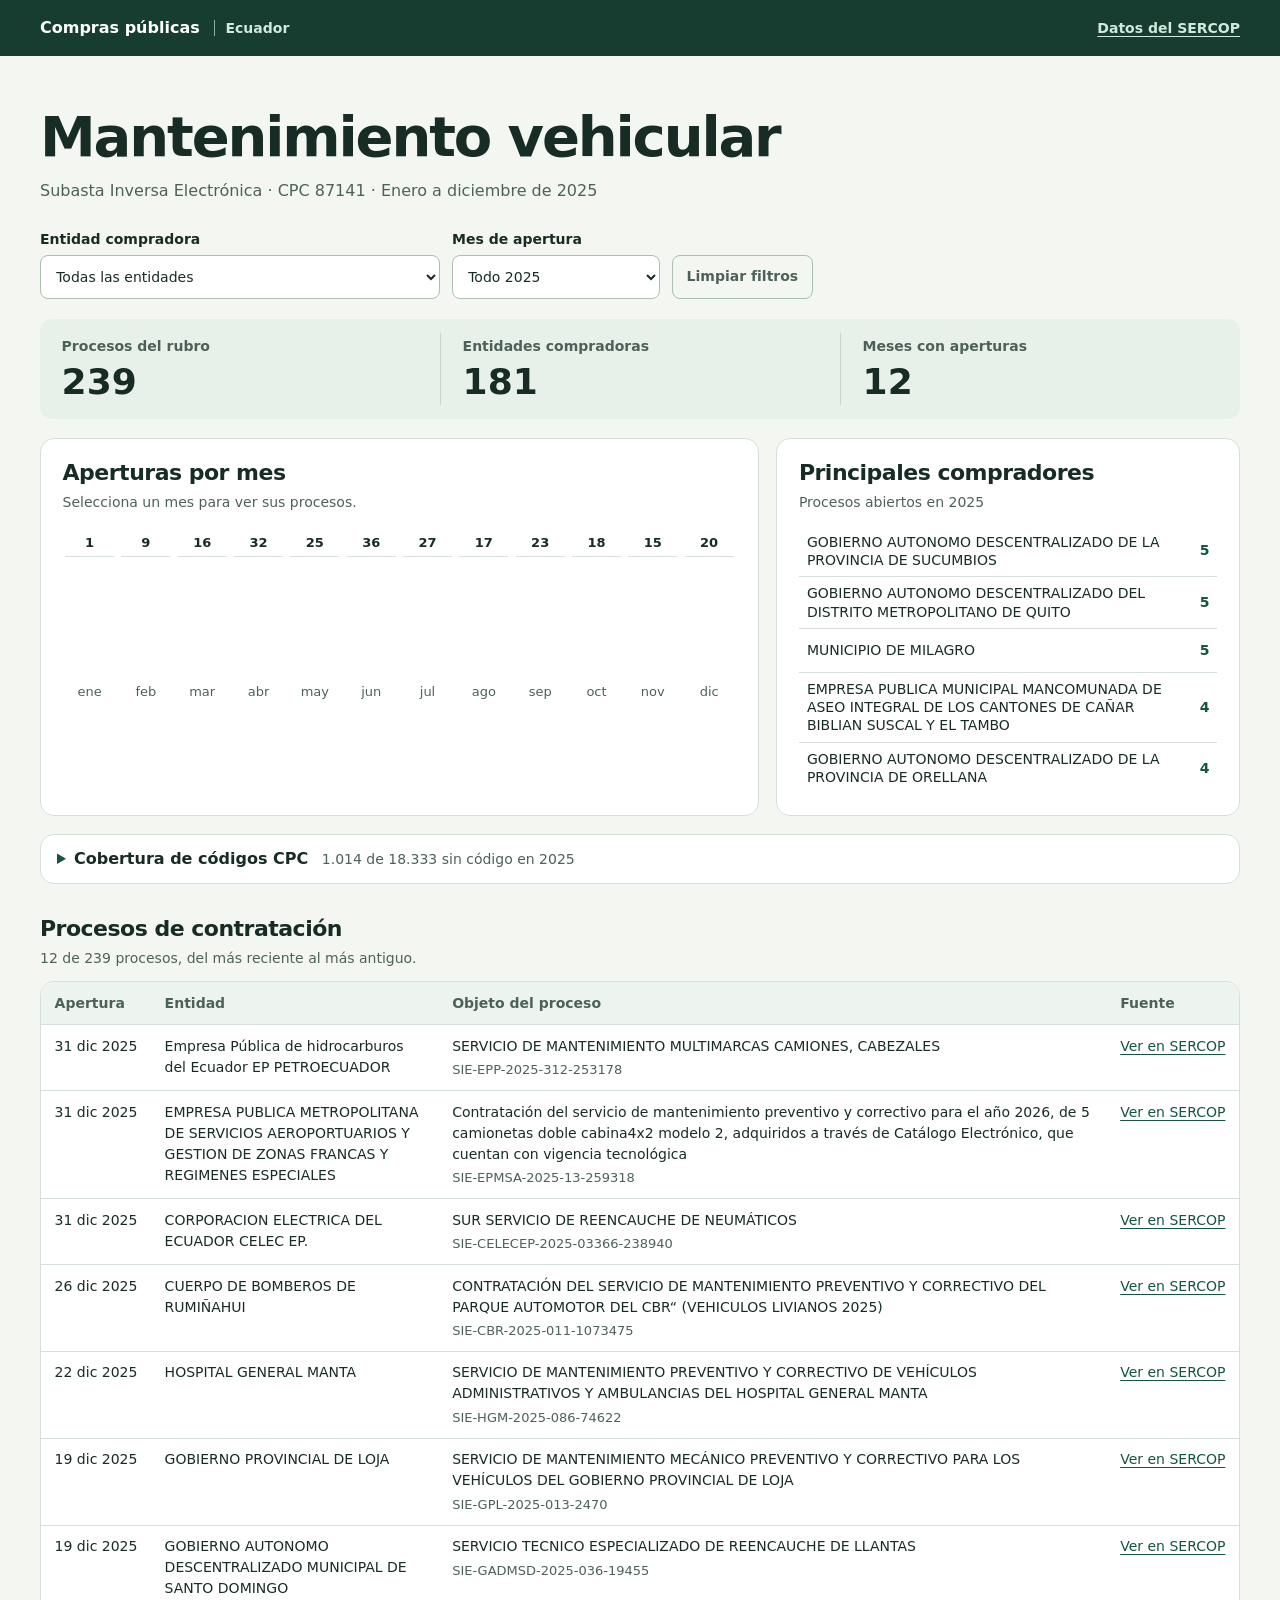
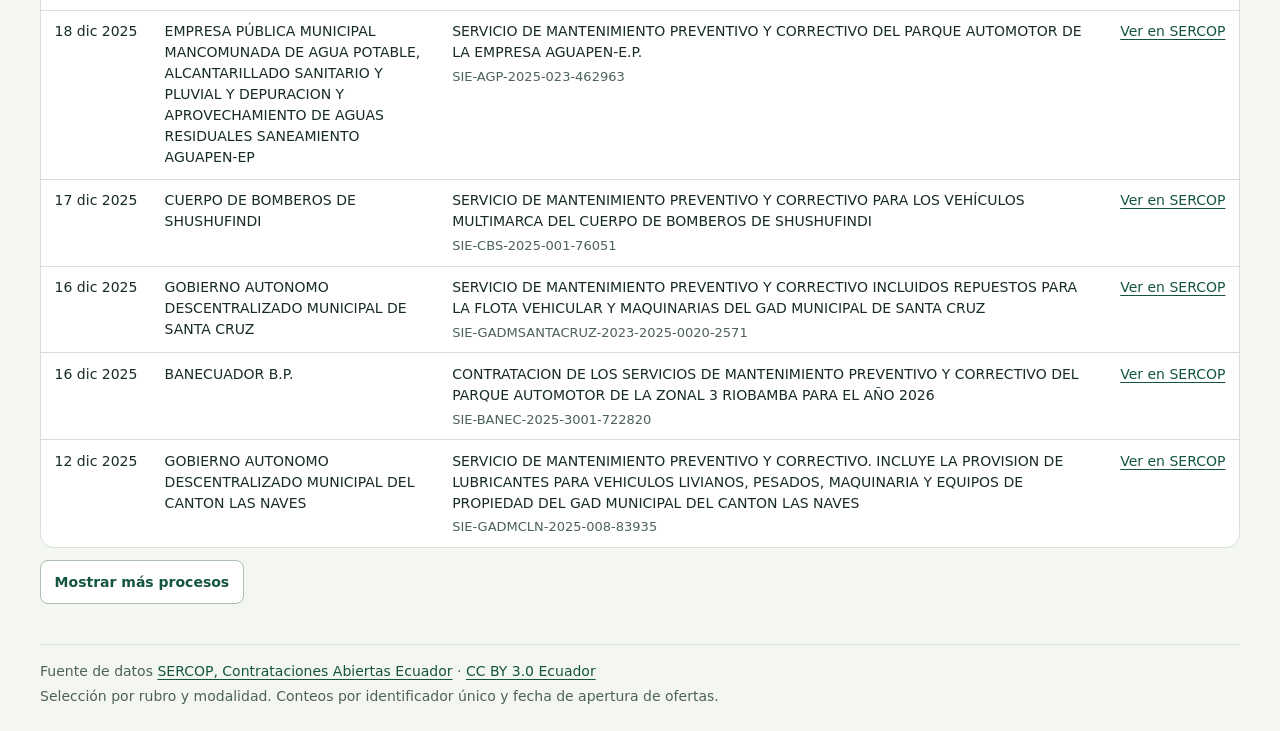
<file: demo/index.html>
<!doctype html>
<html lang="es-EC">
<head>
  <meta charset="utf-8">
  <meta name="viewport" content="width=device-width, initial-scale=1">
  <title>Mantenimiento vehicular · Compras públicas de Ecuador</title>
  <link rel="icon" href="data:,">
  <link rel="stylesheet" href="tablero.css">
  <script src="datos.js" defer></script>
  <script src="tablero.js" defer></script>
</head>
<body>
  <header class="masthead">
    <div class="masthead-inner">
      <span>Compras públicas <span class="pais">Ecuador</span></span>
      <a href="https://datosabiertos.compraspublicas.gob.ec/PLATAFORMA/datos-abiertos/">Datos del SERCOP</a>
    </div>
  </header>
  <main>
    <header class="introduccion">
      <h1>Mantenimiento vehicular</h1>
      <p>Subasta Inversa Electrónica · CPC 87141 · Enero a diciembre de 2025</p>
    </header>
    <p id="estado" role="status">Cargando datos del tablero…</p>
    <noscript><p>Activa JavaScript para usar los filtros y consultar los procesos.</p></noscript>

    <div id="tablero" hidden>
      <div class="filtros" aria-label="Filtros del tablero" role="group">
        <label for="entidad">Entidad compradora
          <select id="entidad"><option value="">Todas las entidades</option></select>
        </label>
        <label for="mes">Mes de apertura
          <select id="mes"><option value="">Todo 2025</option></select>
        </label>
        <button class="limpiar" id="limpiar" type="button" disabled>Limpiar filtros</button>
      </div>

      <dl class="indicadores" aria-label="Resumen de los procesos filtrados">
        <div><dt>Procesos del rubro</dt><dd id="total-procesos"></dd></div>
        <div><dt>Entidades compradoras</dt><dd id="total-entidades"></dd></div>
        <div><dt>Meses con aperturas</dt><dd id="total-meses"></dd></div>
      </dl>

      <div class="paneles">
        <section class="panel" aria-labelledby="titulo-meses">
          <h2 id="titulo-meses">Aperturas por mes</h2>
          <p>Selecciona un mes para ver sus procesos.</p>
          <div id="grafico" class="grafico" role="group" aria-labelledby="titulo-meses"></div>
        </section>
        <section class="panel" aria-labelledby="titulo-ranking">
          <h2 id="titulo-ranking">Principales compradores</h2>
          <p id="periodo-ranking">Procesos abiertos en 2025</p>
          <ol class="ranking" id="ranking"></ol>
          <p id="ranking-vacio" hidden>Este mes no registra procesos del rubro.</p>
        </section>
      </div>

      <details class="cobertura">
        <summary>
          <span>Cobertura de códigos CPC</span>
          <span class="nota-cobertura" id="resumen-cobertura"></span>
        </summary>
        <p>Incluye todas las subastas inversas del país. Los procesos sin CPC no se pueden asignar a un rubro.</p>
        <table class="tabla-cobertura">
          <thead><tr><th scope="col">Mes</th><th scope="col">Total</th><th scope="col">Sin CPC</th><th scope="col">Cobertura</th></tr></thead>
          <tbody id="filas-cobertura"></tbody>
        </table>
      </details>

      <section class="resultados" aria-labelledby="titulo-resultados">
        <h2 id="titulo-resultados">Procesos de contratación</h2>
        <p id="resumen-resultados" role="status"></p>
        <div class="tabla-procesos" id="tabla-procesos">
          <table aria-labelledby="titulo-resultados">
            <thead><tr><th scope="col">Apertura</th><th scope="col">Entidad</th><th scope="col">Objeto del proceso</th><th scope="col">Fuente</th></tr></thead>
            <tbody id="procesos"></tbody>
          </table>
        </div>
        <button class="mas" id="mas" type="button" hidden>Mostrar más procesos</button>
      </section>
    </div>
  </main>
  <footer>
    <p>Fuente de datos <a href="https://datosabiertos.compraspublicas.gob.ec/PLATAFORMA/datos-abiertos/">SERCOP, Contrataciones Abiertas Ecuador</a> · <a href="https://creativecommons.org/licenses/by/3.0/ec/">CC BY 3.0 Ecuador</a></p>
    <p>Selección por rubro y modalidad. Conteos por identificador único y fecha de apertura de ofertas.</p>
  </footer>
</body>
</html>
</file>
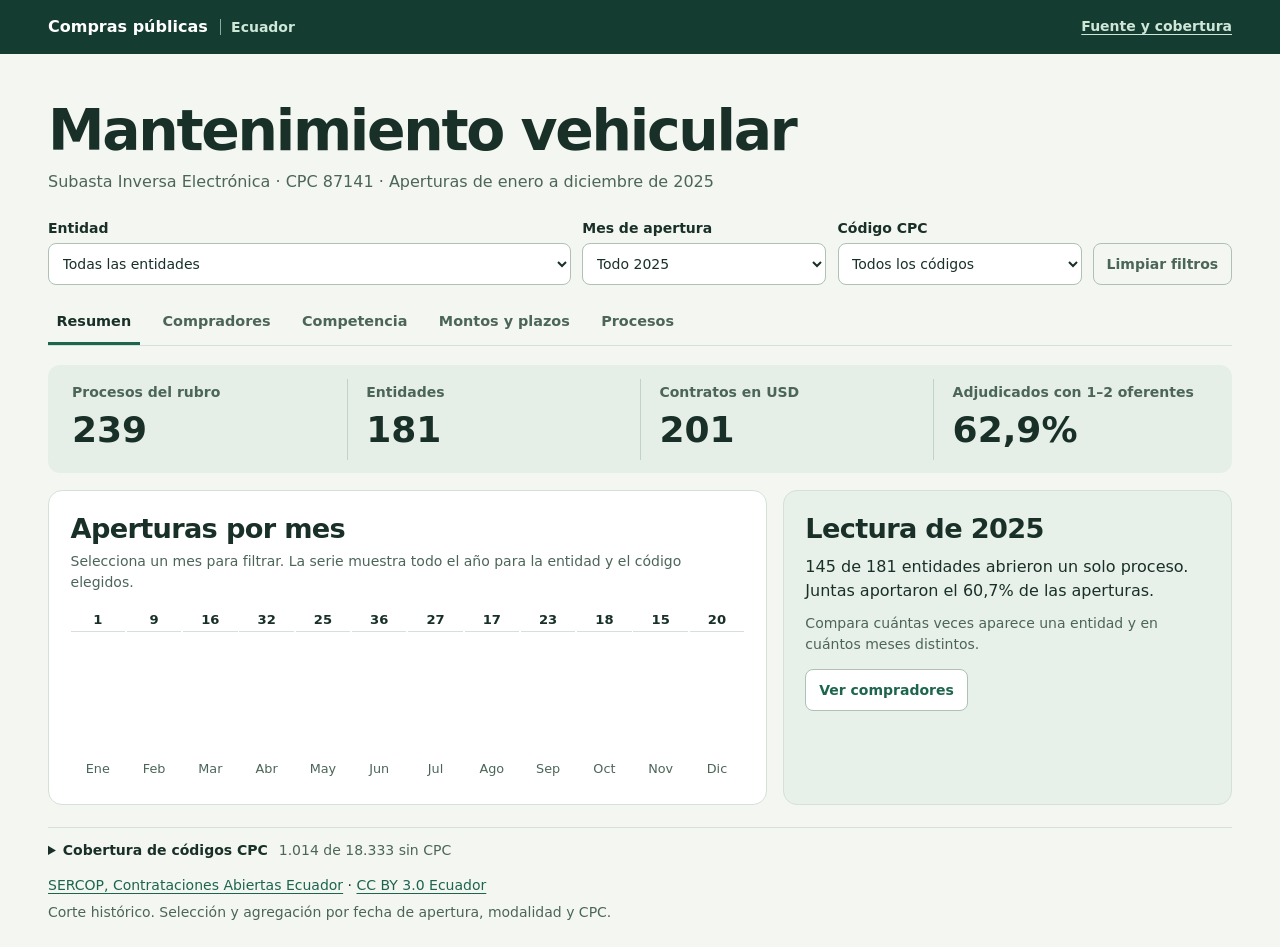
<file: dashboards/sitio/index.html>
<!doctype html>
<html lang="es-EC">
<head>
  <meta charset="utf-8">
  <meta name="viewport" content="width=device-width, initial-scale=1">
  <meta name="description" content="Compradores, competencia y contratos de mantenimiento vehicular en las subastas inversas de Ecuador de 2025.">
  <title>Mantenimiento vehicular · Compras públicas de Ecuador</title>
  <link rel="icon" href="data:,">
  <link rel="stylesheet" href="tablero.css">
  <script defer src="datos.js"></script>
  <script defer src="tablero.js"></script>
</head>
<body>
  <header class="marca"><div class="ancho"><span>Compras públicas <span>Ecuador</span></span><a href="#fuente">Fuente y cobertura</a></div></header>
  <main class="ancho">
    <header class="portada">
      <h1>Mantenimiento vehicular</h1>
      <p>Subasta Inversa Electrónica · CPC 87141 · Aperturas de enero a diciembre de 2025</p>
    </header>
    <p id="estado" role="status">Cargando datos de SERCOP…</p>
    <noscript>Activa JavaScript para consultar el tablero y sus filtros.</noscript>
    <div id="tablero" hidden>
      <div class="filtros" role="group" aria-label="Filtros del tablero">
        <label>Entidad<select id="entidad"><option value="">Todas las entidades</option></select></label>
        <label>Mes de apertura<select id="mes"><option value="">Todo 2025</option></select></label>
        <label>Código CPC<select id="cpc"><option value="">Todos los códigos</option></select></label>
        <button id="limpiar" type="button" class="accion" disabled>Limpiar filtros</button>
      </div>
      <nav class="vistas" aria-label="Vistas del tablero">
        <button type="button" data-vista="resumen" aria-pressed="true">Resumen</button>
        <button type="button" data-vista="compradores" aria-pressed="false">Compradores</button>
        <button type="button" data-vista="competencia" aria-pressed="false">Competencia</button>
        <button type="button" data-vista="montos" aria-pressed="false">Montos y plazos</button>
        <button type="button" data-vista="procesos" aria-pressed="false">Procesos</button>
      </nav>
      <p id="seleccion" class="visualmente-oculto" role="status"></p>
      <section id="resumen" class="vista" aria-label="Resumen">
        <dl id="indicadores" class="indicadores"></dl>
        <div class="rejilla">
          <section class="panel">
            <h2>Aperturas por mes</h2>
            <p class="ayuda">Selecciona un mes para filtrar. La serie muestra todo el año para la entidad y el código elegidos.</p>
            <div id="calendario" class="calendario" role="group" aria-label="Aperturas por mes"></div>
          </section>
          <aside class="panel contexto">
            <h2>Lectura de 2025</h2>
            <p id="lectura"></p>
            <p class="ayuda">Compara cuántas veces aparece una entidad y en cuántos meses distintos.</p>
            <button type="button" data-ir="compradores" class="accion">Ver compradores</button>
          </aside>
        </div>
      </section>
      <section id="compradores" class="vista" hidden>
        <h2>Quién abre procesos en distintos meses</h2>
        <p id="bajada-compradores" class="ayuda"></p>
        <div class="panel tabla" id="ranking"></div>
      </section>
      <section id="competencia" class="vista" hidden>
        <h2>Cuántos oferentes participaron</h2>
        <p id="bajada-competencia" class="ayuda"></p>
        <div class="rejilla">
          <section class="panel"><h3>Procesos adjudicados por número de oferentes</h3><div id="oferentes" class="barras"></div></section>
          <section class="panel contexto"><h3>Vinculación con proveedores</h3><p id="proveedores"></p><p class="ayuda">El vínculo usa la adjudicación que identifica el contrato.</p></section>
        </div>
      </section>
      <section id="montos" class="vista" hidden>
        <h2>Qué tamaño tuvieron los contratos y cuánto tardaron en firmarse</h2>
        <p class="ayuda">Montos totales de contratos en USD. Los plazos miden días calendario hasta la primera firma registrada.</p>
        <div class="rejilla equilibrada">
          <section class="panel"><h3>Tamaño de contrato</h3><div id="importes"></div><p class="ayuda">La comparación de precios requiere revisar cantidades, repuestos y alcance.</p></section>
          <section class="panel"><h3>Tiempo desde la apertura</h3><div id="firmas"></div></section>
        </div>
      </section>
      <section id="procesos" class="vista" hidden>
        <h2>Qué fichas respaldan los datos</h2>
        <label class="buscar">Buscar por código del proceso o entidad<input id="buscar" type="search" maxlength="150"></label>
        <p id="conteo-procesos" class="ayuda" role="status"></p>
        <div class="panel tabla" id="listado"></div>
        <button type="button" class="accion mas" id="mas" hidden>Mostrar más procesos</button>
      </section>
      <footer id="fuente" class="pie">
        <details>
          <summary>Cobertura de códigos CPC <span id="resumen-cobertura"></span></summary>
          <p class="ayuda">Base nacional de todas las subastas inversas de 2025. Los registros sin CPC quedan fuera de la identificación del rubro.</p>
          <div class="tabla" id="cobertura"></div>
        </details>
        <p><a href="https://datosabiertos.compraspublicas.gob.ec/PLATAFORMA/datos-abiertos/">SERCOP, Contrataciones Abiertas Ecuador</a> · <a href="https://creativecommons.org/licenses/by/3.0/ec/">CC BY 3.0 Ecuador</a></p>
        <p class="ayuda">Corte histórico. Selección y agregación por fecha de apertura, modalidad y CPC.</p>
      </footer>
    </div>
  </main>
</body>
</html>
</file>
<file: demo/tablero.css>
:root {
  color-scheme: light;
  --fondo: #f4f6f2;
  --papel: #fff;
  --texto: #172c24;
  --secundario: #4c6258;
  --borde: #d6e0d9;
  --verde: #145540;
  --verde-claro: #e6f2ea;
  --barra: #62a38a;
  --foco: #0c6e57;
  font: 1rem/1.5 "Segoe UI", system-ui, sans-serif;
  font-variant-numeric: tabular-nums;
  background: var(--fondo);
  color: var(--texto);
}

*, *::before, *::after { box-sizing: border-box; }
[hidden] { display: none !important; }
body { margin: 0; }
::selection { background: #c6e9d5; color: var(--texto); }
:focus-visible { outline: 2px solid var(--foco); outline-offset: 3px; }
a { color: var(--verde); text-underline-offset: .18em; }
button, select { font: inherit; color: inherit; }
button { cursor: pointer; }
button:disabled { cursor: default; }

.masthead { background: #163d30; color: #fff; }
.masthead-inner, main, footer { width: min(75rem, calc(100% - 3rem)); margin-inline: auto; }
.masthead-inner { min-height: 3.5rem; display: flex; justify-content: space-between; align-items: center; gap: 1rem; font-weight: 650; }
.masthead a, .pais { color: #d0e9dc; font-size: .875rem; }
.masthead a:focus-visible { outline-color: #d0e9dc; }
.pais { margin-left: .55rem; border-left: 1px solid #8aaf9d; padding-left: .65rem; }

main { padding-block: clamp(1.75rem, 4vw, 3.25rem) 2.5rem; }
h1, h2, p, dl, dd { margin: 0; }
h1 { font-size: clamp(2rem, 5vw, 3.5rem); letter-spacing: -.038em; line-height: 1.06; font-weight: 730; text-wrap: balance; }
h2 { font-size: clamp(1.17rem, 2vw, 1.375rem); line-height: 1.2; letter-spacing: -.023em; }
.introduccion p { margin-top: .75rem; color: var(--secundario); }

.filtros { display: grid; grid-template-columns: minmax(12rem, 25rem) minmax(10rem, 13rem) auto; align-items: end; gap: .75rem; margin-block: 1.65rem 1.25rem; }
.filtros label { font-size: .875rem; font-weight: 650; min-width: 0; }
select, .limpiar, .mas { border: 1px solid #adbfaf; border-radius: .5rem; min-height: 2.75rem; background: var(--papel); }
select { width: 100%; margin-top: .3rem; padding: .5rem 2rem .5rem .7rem; font-weight: 500; }
.limpiar, .mas { justify-self: start; padding: .5rem .85rem; color: var(--verde); font-weight: 650; font-size: .875rem; }
.limpiar:disabled { color: var(--secundario); background: transparent; }
.limpiar:enabled:hover, .mas:hover { background: var(--verde-claro); }

.indicadores { display: grid; grid-template-columns: repeat(3, 1fr); background: #e8f0ea; padding: .9rem 0; border-radius: .75rem; margin-bottom: 1.15rem; }
.indicadores div { padding: .15rem clamp(.6rem, 2vw, 1.35rem); }
.indicadores div + div { border-left: 1px solid #c6d6ca; }
.indicadores dt { font-size: .875rem; color: var(--secundario); font-weight: 650; }
.indicadores dd { font-size: clamp(1.5rem, 4vw, 2.25rem); font-weight: 720; line-height: 1.15; margin-top: .3rem; }

.paneles { display: grid; grid-template-columns: minmax(0, 1.55fr) minmax(0, 1fr); gap: 1.1rem; }
.panel, .cobertura, .tabla-procesos { border: 1px solid var(--borde); background: var(--papel); border-radius: .875rem; }
.panel { padding: clamp(1rem, 2vw, 1.35rem); }
.panel p, .resultados p { color: var(--secundario); margin-top: .35rem; font-size: .875rem; }
.grafico { display: grid; grid-template-columns: repeat(12, minmax(0, 1fr)); gap: .15rem; margin-top: 1rem; }
.columna { background: none; border: 0; border-radius: .375rem; padding: .25rem .15rem; display: grid; grid-template-rows: 9rem auto; min-width: 0; }
.columna:hover, .columna[aria-pressed="true"] { background: var(--verde-claro); }
.marca { border-bottom: 1px solid var(--borde); display: flex; flex-direction: column; align-items: center; justify-content: end; gap: .18rem; }
.valor { font-size: .8125rem; font-weight: 700; }
.barra { background: var(--barra); border-radius: .26rem .26rem 0 0; width: min(70%, 1.65rem); height: var(--altura); }
.columna[aria-pressed="true"] .barra { background: var(--verde); }
.mes { color: var(--secundario); padding-top: .3rem; font-size: .8125rem; }
.columna[aria-pressed="true"] .mes { color: var(--verde); font-weight: 700; }

.ranking { padding: 0; list-style: none; margin: .75rem 0 0; }
.ranking li + li { border-top: 1px solid var(--borde); }
.ranking button { border: 0; background: transparent; min-height: 2.68rem; width: 100%; padding: .45rem .5rem; display: grid; grid-template-columns: minmax(0, 1fr) auto; gap: 1rem; text-align: left; align-items: center; border-radius: .375rem; font-size: .875rem; }
.ranking button:hover, .ranking button[aria-pressed="true"] { background: var(--verde-claro); }
.nombre-entidad { line-height: 1.3; overflow-wrap: anywhere; }
.conteo-entidad { color: var(--verde); font-weight: 720; }

.cobertura { margin-top: 1.1rem; padding: .75rem 1rem; }
.cobertura summary { cursor: pointer; font-weight: 680; }
.cobertura summary::marker { color: var(--verde); }
.nota-cobertura { color: var(--secundario); font-size: .875rem; font-weight: 500; margin-left: .5rem; }
.cobertura p { color: var(--secundario); font-size: .875rem; margin-block: .65rem; }
.tabla-cobertura { max-width: 37rem; font-size: .875rem; }
.tabla-cobertura :is(th, td):not(:first-child) { text-align: right; }

.resultados { margin-top: 2rem; }
.tabla-procesos { margin-top: .8rem; overflow: hidden; }
table { width: 100%; border-collapse: collapse; text-align: left; }
th, td { padding: .65rem .85rem; vertical-align: top; }
th { color: var(--secundario); font-size: .875rem; font-weight: 700; }
thead { background: #edf3ee; }
tbody tr { border-top: 1px solid var(--borde); }
.tabla-procesos td { font-size: .875rem; }
.tabla-procesos td:first-child, .tabla-procesos td:last-child { white-space: nowrap; }
.tabla-procesos td:nth-child(2) { width: 24%; }
.codigo { display: block; margin-top: .23rem; font-size: .8125rem; color: var(--secundario); overflow-wrap: anywhere; }
.mas { margin-top: .75rem; }
footer { border-top: 1px solid var(--borde); padding-block: 1rem 1.5rem; color: var(--secundario); font-size: .875rem; }
footer p + p { margin-top: .2rem; }
#estado { margin-top: 1.25rem; }

@media (max-width: 52rem) {
  .paneles { grid-template-columns: 1fr; }
}

@media (max-width: 36rem) {
  .masthead-inner, main, footer { width: calc(100% - 1.5rem); }
  .pais { display: none; }
  .filtros { grid-template-columns: minmax(0, 1.2fr) minmax(0, 1fr); }
  .limpiar { grid-column: 1 / -1; }
  .nota-cobertura { display: block; margin-left: 0; }
  .tabla-cobertura :is(td, th) { padding-inline: .4rem; }
  .grafico { gap: 0; }
  .columna { padding-inline: 0; }
  .tabla-procesos thead { position: absolute; width: 1px; height: 1px; overflow: hidden; clip-path: inset(50%); }
  .tabla-procesos tbody, .tabla-procesos td { display: block; }
  .tabla-procesos tr { display: grid; grid-template-columns: minmax(0, 1fr) max-content; padding: .65rem .8rem; gap: .3rem; }
  .tabla-procesos tr:first-child { border-top: 0; }
  .tabla-procesos td { padding: 0; }
  .tabla-procesos td:nth-child(2), .tabla-procesos td:nth-child(3) { grid-column: 1 / -1; width: auto; }
  .tabla-procesos td:nth-child(2) { font-weight: 670; }
  .tabla-procesos td:last-child { grid-column: 2; grid-row: 1; }
}
</file>
<file: dashboards/sitio/tablero.css>
:root {
  color-scheme: light;
  --tinta: #183027;
  --secundario: #4c6559;
  --borde: #d4e0d8;
  --fondo: #f4f6f2;
  --menta: #e5efe8;
  --verde: #1d654e;
  --grafico: #4c987c;
  font: 1rem/1.5 "Segoe UI", system-ui, sans-serif;
  font-variant-numeric: tabular-nums;
  background: var(--fondo);
  color: var(--tinta);
}
*, *::before, *::after { box-sizing: border-box; }
[hidden] { display: none !important; }
body { margin: 0; }
h1, h2, h3, p, dl, dd { margin: 0; }
h1 { font-size: clamp(2rem, 5vw, 3.55rem); line-height: 1.02; letter-spacing: -.04em; }
h2 { font-size: clamp(1.25rem, 2.5vw, 1.7rem); letter-spacing: -.025em; line-height: 1.17; }
h3 { font-size: 1.05rem; line-height: 1.25; }
a { color: var(--verde); text-underline-offset: .18em; }
::selection { color: var(--tinta); background: #c6e9d5; }
:focus-visible { outline: 2px solid #086c51; outline-offset: 3px; }
.ancho { width: min(74rem, calc(100% - 3rem)); margin-inline: auto; }
.marca { background: #153c31; color: #fff; }
.marca > div { display: flex; align-items: center; justify-content: space-between; gap: 1rem; min-height: 3.35rem; font-weight: 700; }
.marca a, .marca span span { color: #cee7d9; font-size: .875rem; }
.marca span span { padding-left: .6rem; margin-left: .45rem; border-left: 1px solid #86ad9d; }
.marca :focus-visible { outline-color: #cee7d9; }
main { padding-block: clamp(1.4rem, 4vw, 3rem) 1.5rem; }
.portada p { margin-top: .65rem; color: var(--secundario); }
.filtros { display: grid; grid-template-columns: minmax(0, 1.5fr) minmax(8rem, .7fr) minmax(8.5rem, .7fr) auto; align-items: end; gap: .7rem; margin: 1.5rem 0 1rem; }
label { min-width: 0; display: block; font-weight: 660; font-size: .875rem; }
button, select, input { font: inherit; color: inherit; }
button, summary { cursor: pointer; }
select, input, .accion { min-height: 2.65rem; border: 1px solid #aec1b4; border-radius: .5rem; background: #fff; }
select, input { width: 100%; padding: .45rem .6rem; margin-top: .25rem; font-weight: 500; }
.accion { padding: .45rem .8rem; font-size: .875rem; font-weight: 700; color: var(--verde); }
.accion:enabled:hover { background: var(--menta); }
.accion:disabled { cursor: default; background: transparent; color: var(--secundario); }
.vistas { display: flex; flex-wrap: wrap; gap: .3rem .9rem; border-bottom: 1px solid var(--borde); }
.vistas button { min-height: 2.75rem; background: none; border: 0; border-bottom: 3px solid transparent; color: var(--secundario); padding: .45rem .53rem; font-weight: 660; font-size: .9rem; }
.vistas button:hover { color: var(--verde); }
.vistas button[aria-pressed="true"] { color: var(--tinta); border-bottom-color: var(--verde); }
.vista { padding-block: 1.2rem 1.4rem; min-width: 0; }
.indicadores { display: grid; grid-template-columns: repeat(4, 1fr); padding: .85rem .35rem; border-radius: .75rem; background: var(--menta); margin-bottom: 1.05rem; }
.indicadores div { padding: .18rem clamp(.55rem, 2vw, 1.15rem); }
.indicadores div + div { border-left: 1px solid #c0d3c8; }
.indicadores dt { font-size: .875rem; font-weight: 650; color: var(--secundario); }
.indicadores dd { font-size: clamp(1.5rem, 4vw, 2.25rem); font-weight: 725; }
.rejilla { display: grid; grid-template-columns: minmax(0, 1.6fr) minmax(0, 1fr); gap: 1rem; }
.equilibrada { grid-template-columns: repeat(2, minmax(0, 1fr)); }
.panel { padding: clamp(.85rem, 2vw, 1.35rem); border: 1px solid var(--borde); background: #fff; border-radius: .875rem; min-width: 0; }
.contexto { background: #e8f0ea; }
.contexto p { margin-top: .65rem; }
.contexto .accion { margin-top: .85rem; }
.ayuda { color: var(--secundario); font-size: .875rem; margin-top: .42rem; }
.vista > .ayuda, .vista > .tabla { margin-bottom: .7rem; }
.calendario { display: grid; grid-template-columns: repeat(12, minmax(0, 1fr)); gap: .12rem; margin-top: .8rem; }
.columna { border: 0; background: none; border-radius: .4rem; padding: .22rem 0; min-width: 0; display: grid; grid-template-rows: 9rem auto; }
.columna:hover, .columna[aria-pressed="true"] { background: var(--menta); }
.pista { border-bottom: 1px solid var(--borde); display: flex; flex-direction: column; align-items: center; justify-content: end; gap: .13rem; }
.pista strong { font-size: .82rem; }
.barra { display: block; background: var(--grafico); border-radius: .24rem .24rem 0 0; width: 64%; max-width: 2rem; height: var(--alto); }
.columna[aria-pressed="true"] .barra { background: var(--verde); }
.mes { color: var(--secundario); padding-top: .35rem; font-size: .8rem; }
.tabla { overflow-x: auto; }
table { border-collapse: collapse; width: 100%; font-size: .9rem; text-align: left; }
th, td { padding: .6rem .7rem; vertical-align: top; }
th { color: var(--secundario); font-size: .86rem; background: #edf3ee; }
tbody tr + tr { border-top: 1px solid var(--borde); }
td:last-child { white-space: nowrap; }
.enlace-entidad { border: none; padding: 0; color: var(--verde); background: none; text-align: left; font-weight: 650; text-decoration: underline; text-underline-offset: .18em; }
.barras { display: grid; gap: .65rem; margin-top: .85rem; }
.barra-fila { display: grid; grid-template-columns: 5.4rem 1fr 2.7rem; align-items: center; gap: .6rem; font-size: .875rem; }
.barra-horizontal { height: .68rem; border-radius: .2rem; width: var(--ancho); background: var(--grafico); }
.estadisticas { display: grid; gap: .35rem; margin-block: .65rem; }
.estadisticas div { display: flex; justify-content: space-between; gap: .55rem; padding-bottom: .35rem; border-bottom: 1px solid var(--borde); }
.estadisticas dt { font-size: .9rem; color: var(--secundario); }
.estadisticas dd { text-align: right; font-weight: 700; }
.buscar { margin-top: 1rem; max-width: 29rem; }
.mas { margin-top: .55rem; }
.pie { border-top: 1px solid var(--borde); padding-top: .75rem; font-size: .875rem; }
.pie details { margin-bottom: .85rem; }
.pie summary { font-weight: 700; }
.pie summary span { font-weight: 450; color: var(--secundario); margin-left: .38rem; }
.pie table { max-width: 38rem; margin-block: .55rem; }
.visualmente-oculto { position: absolute; width: 1px; height: 1px; overflow: hidden; clip-path: inset(50%); white-space: nowrap; }
.incrustado .marca { display: none; }
#estado { margin-top: 1rem; }
@media (max-width: 49rem) {
  .rejilla, .equilibrada { grid-template-columns: 1fr; }
}
@media (max-width: 36rem) {
  .ancho { width: calc(100% - 1.4rem); }
  .marca span span { display: none; }
  .filtros { grid-template-columns: repeat(2, minmax(0, 1fr)); }
  .filtros label:first-child { grid-column: 1 / -1; }
  .filtros .accion { justify-self: start; }
  .indicadores { grid-template-columns: repeat(2, minmax(0, 1fr)); }
  .indicadores div:nth-child(3) { border-left: 0; }
  .panel.tabla { padding: .35rem; }
  .vistas { gap: 0 .35rem; }
  .vistas button { padding-inline: .37rem; font-size: .875rem; }
  .calendario { gap: 0; }
  .mes { font-size: .75rem; }
  th, td { padding-inline: .45rem; }
}
</file>
